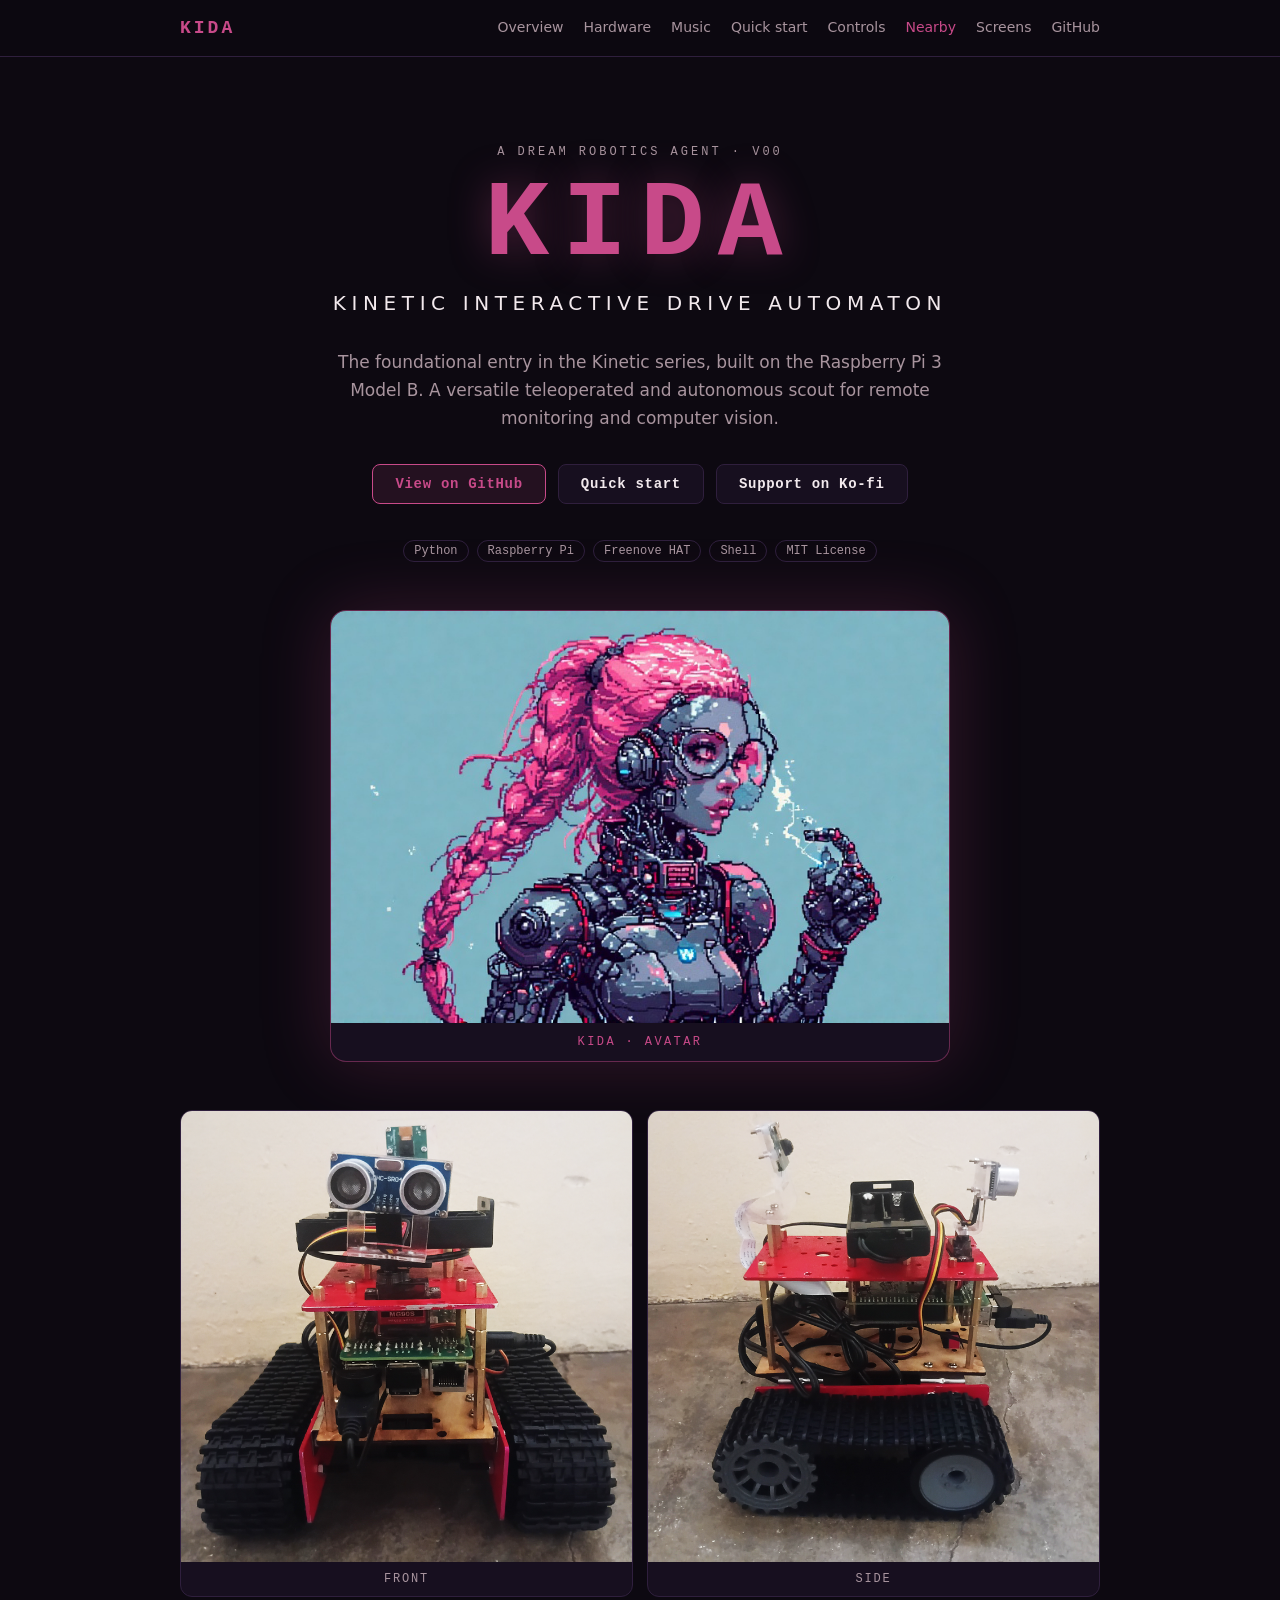
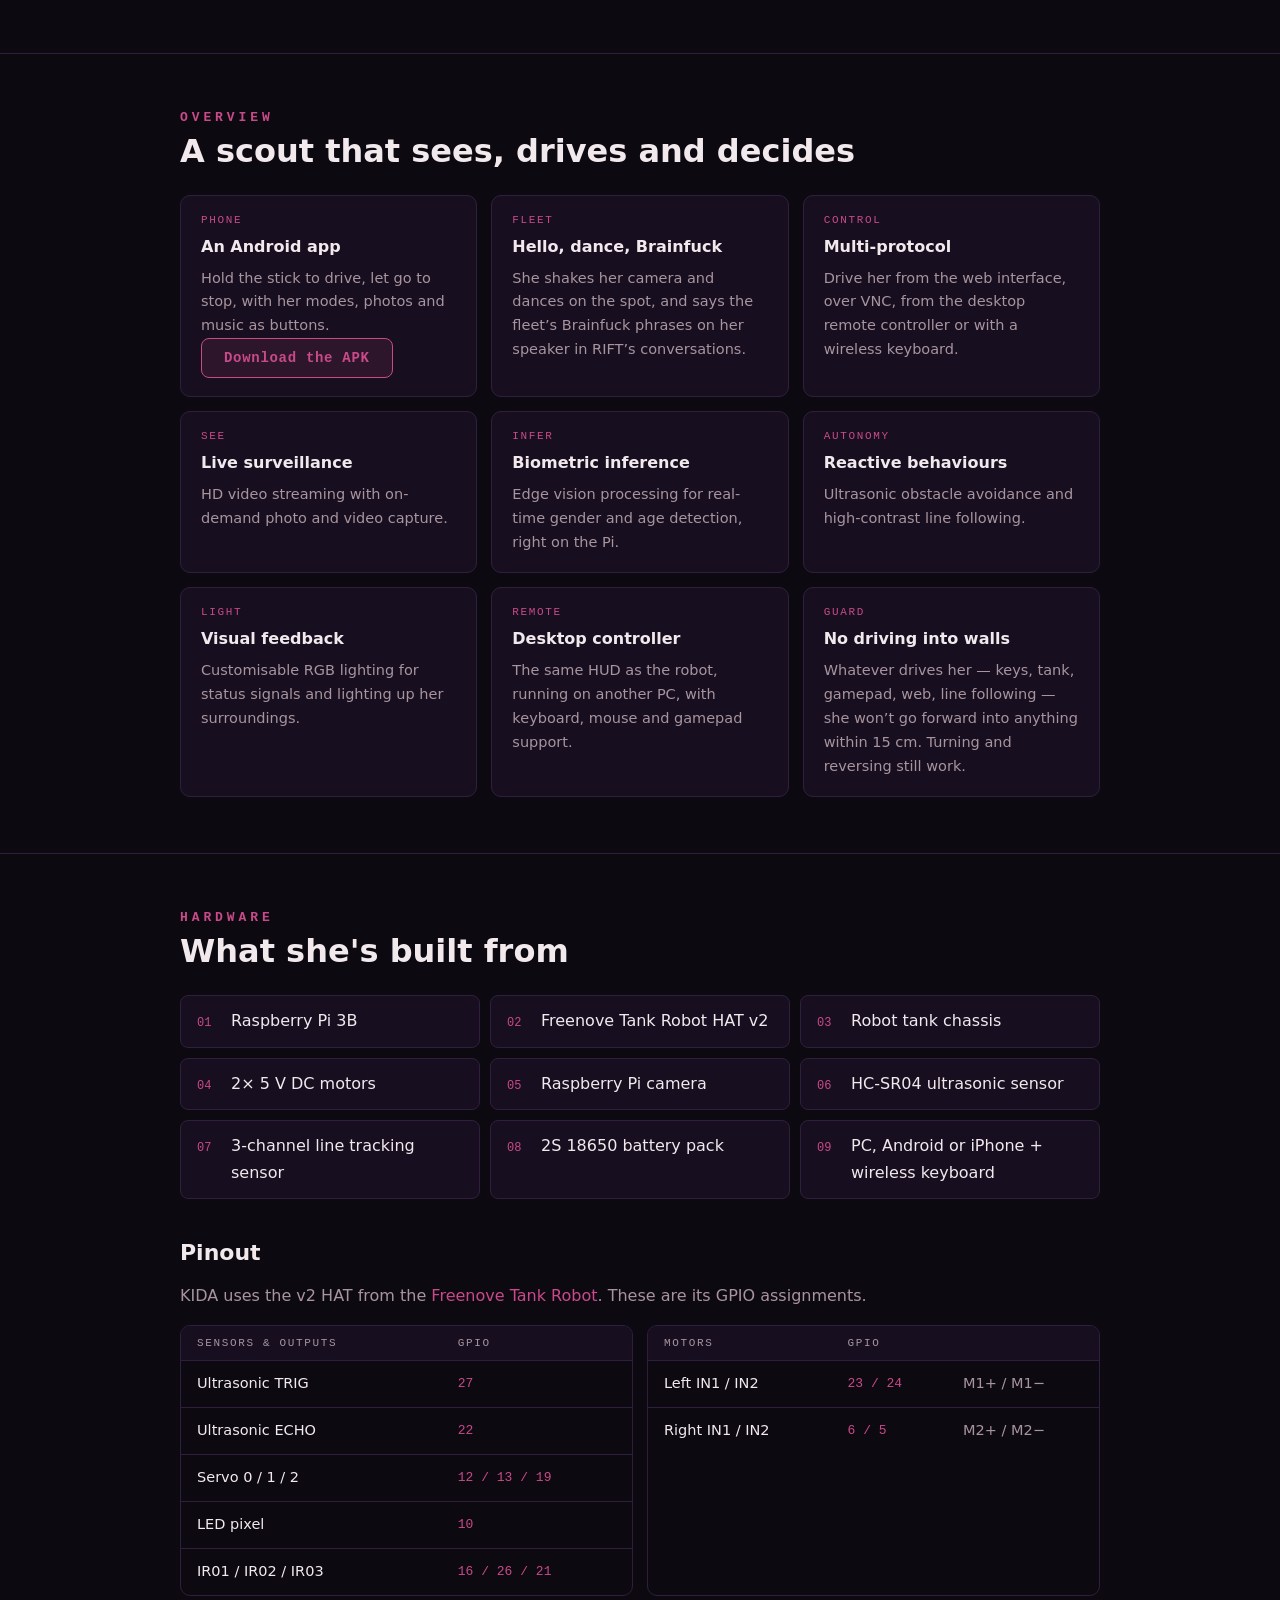
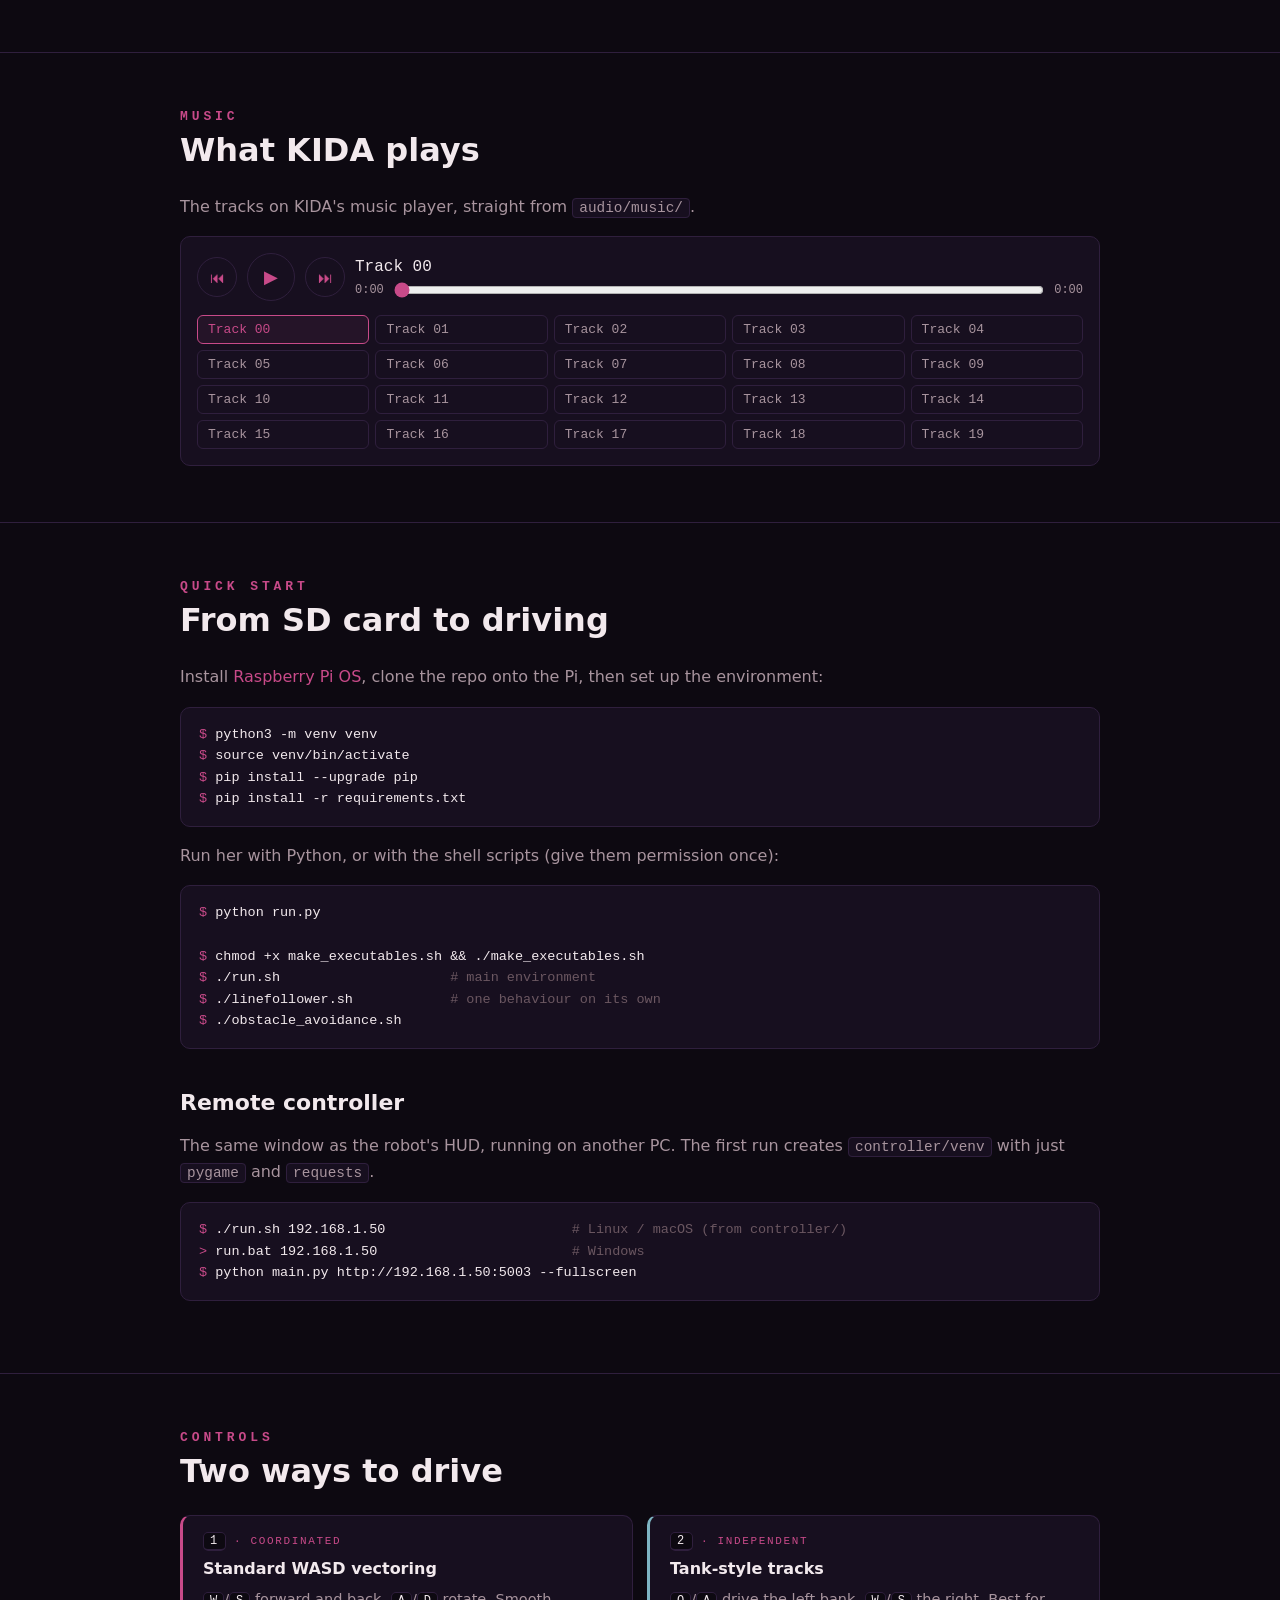
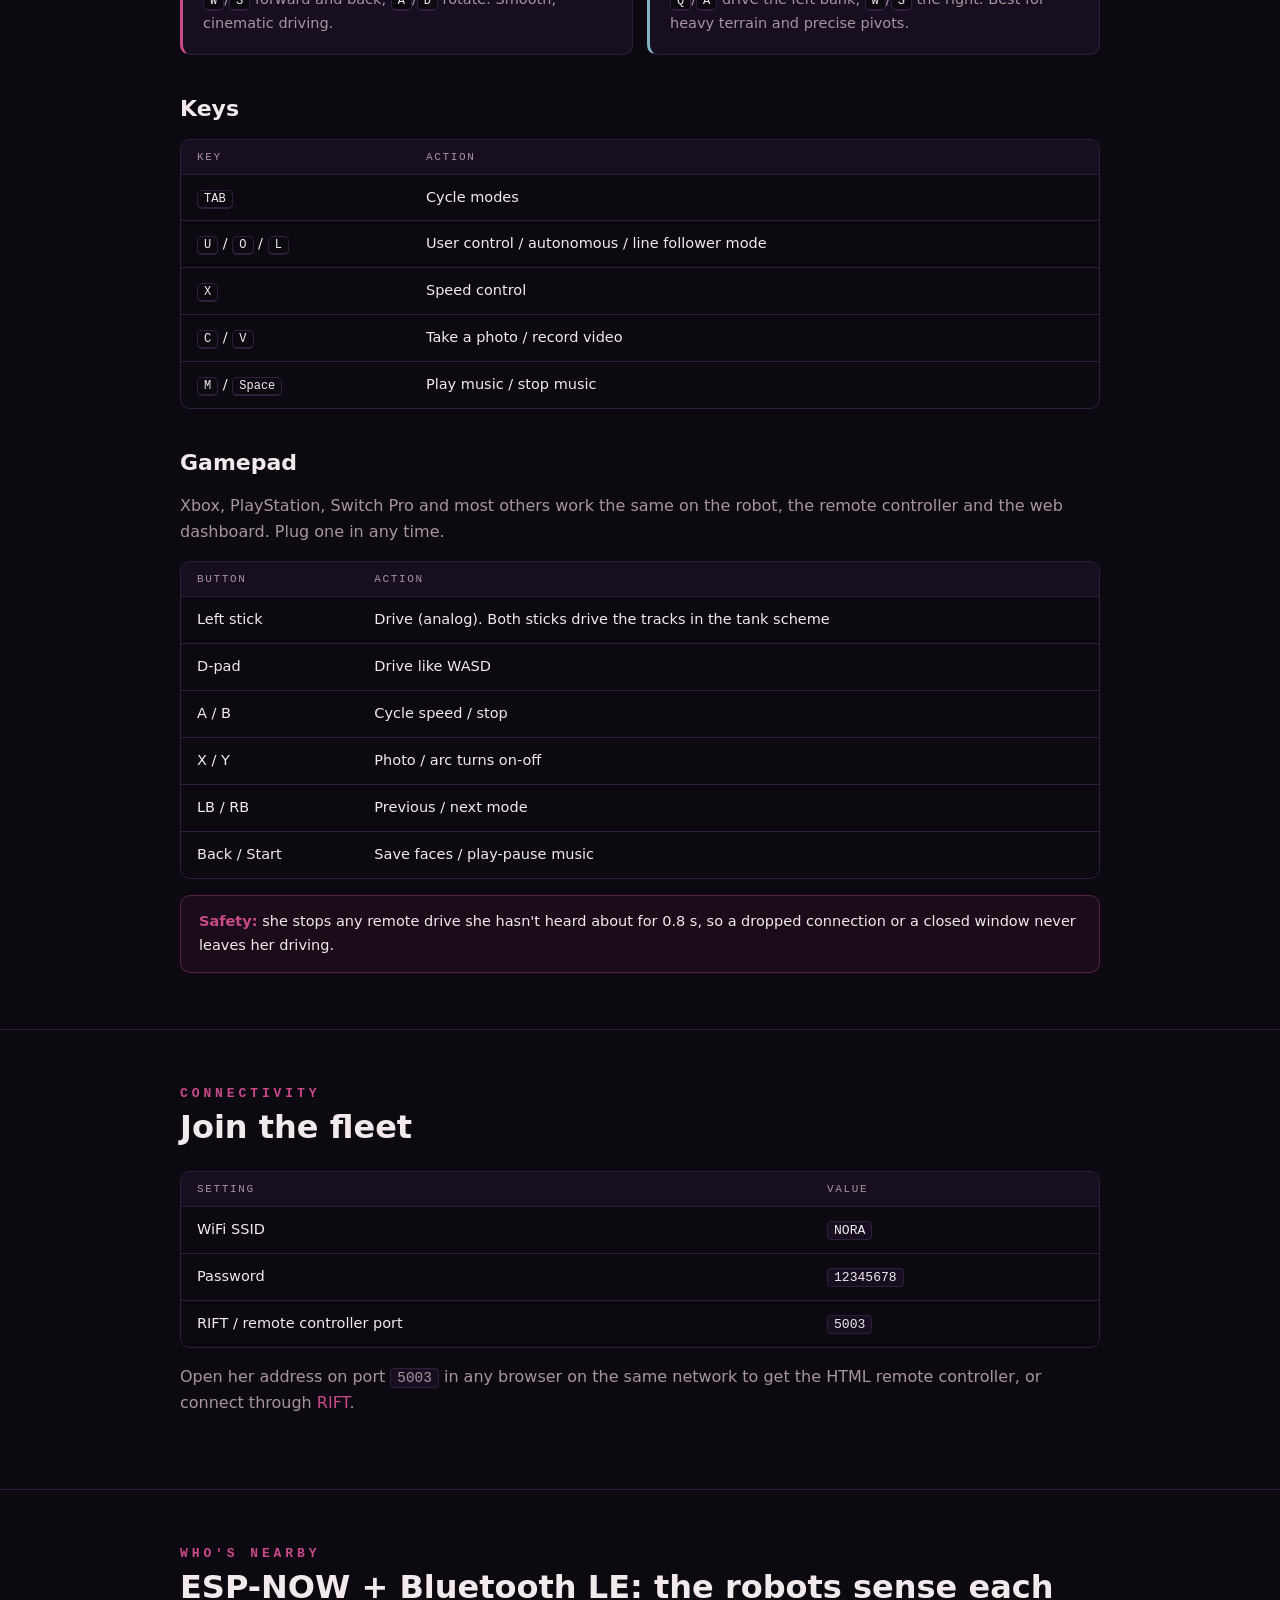
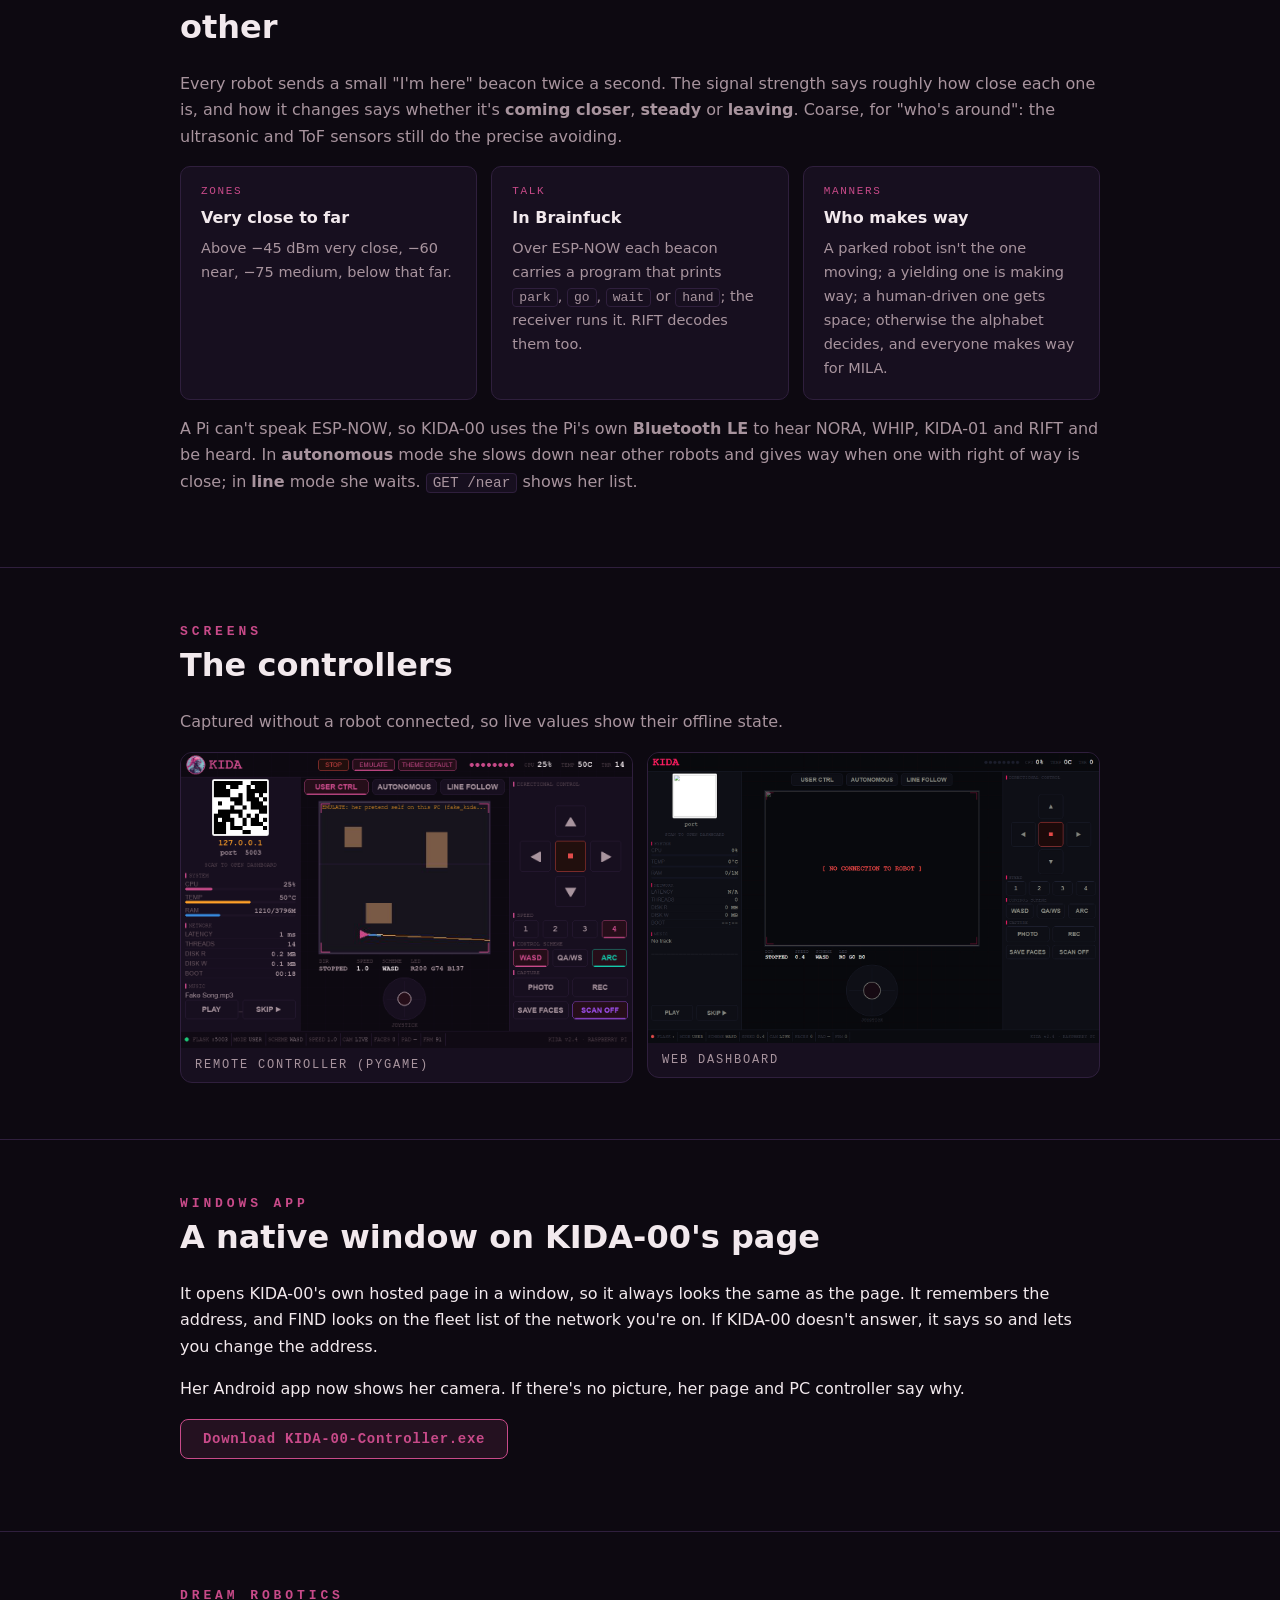
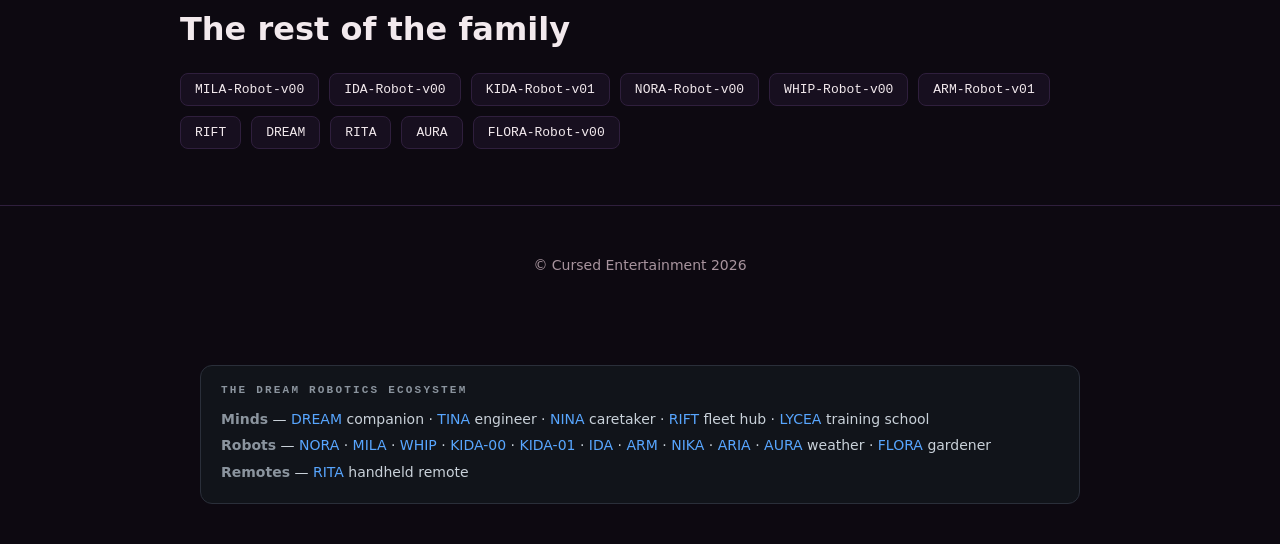
<file: index.html>
<!DOCTYPE html>
<html lang="en">
<head>
<meta charset="utf-8">
<meta name="viewport" content="width=device-width, initial-scale=1">
<title>KIDA — Kinetic Interactive Drive Automaton</title>
<meta name="description" content="KIDA v00 is a Raspberry Pi 3 tank robot from the DREAM Robotics ecosystem: teleoperated and autonomous, with live video, on-device age and gender detection, obstacle avoidance and line following.">
<meta name="color-scheme" content="dark">
<meta property="og:title" content="KIDA — Kinetic Interactive Drive Automaton">
<meta property="og:description" content="A Raspberry Pi tank robot for remote monitoring and computer vision.">
<meta property="og:type" content="website">
<meta property="og:image" content="images/kida_avatar.jpg">
<link rel="icon" href="site/favicon.ico" sizes="any">
<link rel="apple-touch-icon" href="site/apple-touch-icon.png">
<link rel="stylesheet" href="site/style.css">
<script src="site/site.js" defer></script>
<script src="site/player.js" defer></script>
</head>
<body>

<nav aria-label="Primary">
  <div class="wrap">
    <a class="brand" href="#top">KIDA</a>
    <ul>
      <li><a href="#overview">Overview</a></li>
      <li><a href="#hardware">Hardware</a></li>
      <li><a href="#music">Music</a></li>
      <li><a href="#quickstart">Quick start</a></li>
      <li><a href="#controls">Controls</a></li>
      <li><a href="#near">Nearby</a></li>
      <li><a href="#screens">Screens</a></li>
      <li><a href="https://github.com/CursedPrograms/KIDA-Robot-v00">GitHub</a></li>
    </ul>
  </div>
</nav>

<header class="hero" id="top">
  <div class="wrap">
    <div class="eyebrow">A DREAM Robotics Agent &middot; v00</div>
    <h1>KIDA</h1>
    <p class="tagline">Kinetic Interactive Drive Automaton</p>
    <p class="lede">The foundational entry in the Kinetic series, built on the Raspberry Pi 3 Model B. A versatile teleoperated and autonomous scout for remote monitoring and computer vision.</p>
    <div class="cta">
      <a class="btn primary" href="https://github.com/CursedPrograms/KIDA-Robot-v00">View on GitHub</a>
      <a class="btn" href="#quickstart">Quick start</a>
      <a class="btn" href="https://ko-fi.com/cursedentertainment">Support on Ko-fi</a>
    </div>
    <div class="tags" aria-label="Technologies">
      <span class="tag">Python</span>
      <span class="tag">Raspberry Pi</span>
      <span class="tag">Freenove HAT</span>
      <span class="tag">Shell</span>
      <span class="tag">MIT License</span>
    </div>
    <figure class="avatar wide">
      <img src="images/kida_avatar.jpg" alt="KIDA's avatar: a human representation of the robot" width="768" height="512">
      <figcaption>KIDA &middot; avatar</figcaption>
    </figure>
    <div class="photos">
      <figure>
        <img src="images/kida-robot-front.png" alt="KIDA from the front: red tank chassis, Raspberry Pi, HC-SR04 sensor and camera on a servo" width="800" height="800" loading="lazy">
        <figcaption>Front</figcaption>
      </figure>
      <figure>
        <img src="images/kida-robot-side.png" alt="KIDA from the side: tracks, Raspberry Pi stack and camera mast" width="800" height="800" loading="lazy">
        <figcaption>Side</figcaption>
      </figure>
    </div>
  </div>
</header>

<main>
<section id="overview">
  <div class="wrap">
    <h2>Overview</h2>
    <h3 class="title">A scout that sees, drives and decides</h3>
    <div class="grid cols-3">
      <div class="card">
        <span class="k">Phone</span>
        <h4>An Android app</h4>
        <p>Hold the stick to drive, let go to stop, with her modes, photos and music as buttons.</p>
        <p><a class="btn primary" href="https://github.com/CursedPrograms/KIDA-Robot-v00/raw/main/Android%20App/apk/KIDA-00-debug-2026-10-30.apk">Download the APK</a></p>
      </div>
      <div class="card">
        <span class="k">Fleet</span>
        <h4>Hello, dance, Brainfuck</h4>
        <p>She shakes her camera and dances on the spot, and says the fleet&rsquo;s Brainfuck phrases on her speaker in RIFT&rsquo;s conversations.</p>
      </div>
      <div class="card">
        <span class="k">Control</span>
        <h4>Multi-protocol</h4>
        <p>Drive her from the web interface, over VNC, from the desktop remote controller or with a wireless keyboard.</p>
      </div>
      <div class="card">
        <span class="k">See</span>
        <h4>Live surveillance</h4>
        <p>HD video streaming with on-demand photo and video capture.</p>
      </div>
      <div class="card">
        <span class="k">Infer</span>
        <h4>Biometric inference</h4>
        <p>Edge vision processing for real-time gender and age detection, right on the Pi.</p>
      </div>
      <div class="card">
        <span class="k">Autonomy</span>
        <h4>Reactive behaviours</h4>
        <p>Ultrasonic obstacle avoidance and high-contrast line following.</p>
      </div>
      <div class="card">
        <span class="k">Light</span>
        <h4>Visual feedback</h4>
        <p>Customisable RGB lighting for status signals and lighting up her surroundings.</p>
      </div>
      <div class="card">
        <span class="k">Remote</span>
        <h4>Desktop controller</h4>
        <p>The same HUD as the robot, running on another PC, with keyboard, mouse and gamepad support.</p>
      </div>
      <div class="card">
        <span class="k">Guard</span>
        <h4>No driving into walls</h4>
        <p>Whatever drives her &mdash; keys, tank, gamepad, web, line following &mdash; she won&rsquo;t go forward into anything within 15&nbsp;cm. Turning and reversing still work.</p>
      </div>
    </div>
  </div>
</section>

<section id="hardware">
  <div class="wrap">
    <h2>Hardware</h2>
    <h3 class="title">What she's built from</h3>
    <ol class="parts">
      <li><span class="n">01</span> Raspberry Pi 3B</li>
      <li><span class="n">02</span> Freenove Tank Robot HAT v2</li>
      <li><span class="n">03</span> Robot tank chassis</li>
      <li><span class="n">04</span> 2&times; 5&nbsp;V DC motors</li>
      <li><span class="n">05</span> Raspberry Pi camera</li>
      <li><span class="n">06</span> HC-SR04 ultrasonic sensor</li>
      <li><span class="n">07</span> 3-channel line tracking sensor</li>
      <li><span class="n">08</span> 2S 18650 battery pack</li>
      <li><span class="n">09</span> PC, Android or iPhone + wireless keyboard</li>
    </ol>
    <h3 class="sub">Pinout</h3>
    <p class="muted">KIDA uses the v2 HAT from the <a href="https://github.com/Freenove/Freenove_Tank_Robot_Kit_for_Raspberry_Pi">Freenove Tank Robot</a>. These are its GPIO assignments.</p>
    <div class="grid cols-2">
    <div class="table-wrap">
      <table>
        <thead><tr><th>Sensors &amp; outputs</th><th>GPIO</th></tr></thead>
        <tbody>
          <tr><td>Ultrasonic TRIG</td><td class="mono">27</td></tr>
          <tr><td>Ultrasonic ECHO</td><td class="mono">22</td></tr>
          <tr><td>Servo 0 / 1 / 2</td><td class="mono">12 / 13 / 19</td></tr>
          <tr><td>LED pixel</td><td class="mono">10</td></tr>
          <tr><td>IR01 / IR02 / IR03</td><td class="mono">16 / 26 / 21</td></tr>
        </tbody>
      </table>
    </div>
    <div class="table-wrap">
      <table>
        <thead><tr><th>Motors</th><th>GPIO</th><th></th></tr></thead>
        <tbody>
          <tr><td>Left IN1 / IN2</td><td class="mono">23 / 24</td><td><span class="muted">M1+ / M1&minus;</span></td></tr>
          <tr><td>Right IN1 / IN2</td><td class="mono">6 / 5</td><td><span class="muted">M2+ / M2&minus;</span></td></tr>
        </tbody>
      </table>
    </div>
    </div>
  </div>
</section>

<section id="music">
  <div class="wrap">
    <h2>Music</h2>
    <h3 class="title">What KIDA plays</h3>
    <p class="muted">The tracks on KIDA's music player, straight from <code>audio/music/</code>.</p>
    <div class="player" data-tracks='[{"title": "Track 00", "src": "audio/music/track00.mp3"}, {"title": "Track 01", "src": "audio/music/track01.mp3"}, {"title": "Track 02", "src": "audio/music/track02.mp3"}, {"title": "Track 03", "src": "audio/music/track03.mp3"}, {"title": "Track 04", "src": "audio/music/track04.mp3"}, {"title": "Track 05", "src": "audio/music/track05.mp3"}, {"title": "Track 06", "src": "audio/music/track06.mp3"}, {"title": "Track 07", "src": "audio/music/track07.mp3"}, {"title": "Track 08", "src": "audio/music/track08.mp3"}, {"title": "Track 09", "src": "audio/music/track09.mp3"}, {"title": "Track 10", "src": "audio/music/track10.mp3"}, {"title": "Track 11", "src": "audio/music/track11.mp3"}, {"title": "Track 12", "src": "audio/music/track12.mp3"}, {"title": "Track 13", "src": "audio/music/track13.mp3"}, {"title": "Track 14", "src": "audio/music/track14.mp3"}, {"title": "Track 15", "src": "audio/music/track15.mp3"}, {"title": "Track 16", "src": "audio/music/track16.mp3"}, {"title": "Track 17", "src": "audio/music/track17.mp3"}, {"title": "Track 18", "src": "audio/music/track18.mp3"}, {"title": "Track 19", "src": "audio/music/track19.mp3"}]'></div>
  </div>
</section>

<section id="quickstart">
  <div class="wrap">
    <h2>Quick start</h2>
    <h3 class="title">From SD card to driving</h3>
    <p class="muted">Install <a href="https://www.raspberrypi.com/software/operating-systems/">Raspberry Pi OS</a>, clone the repo onto the Pi, then set up the environment:</p>
<pre><span class="p">$</span> python3 -m venv venv
<span class="p">$</span> source venv/bin/activate
<span class="p">$</span> pip install --upgrade pip
<span class="p">$</span> pip install -r requirements.txt</pre>
    <p class="muted">Run her with Python, or with the shell scripts (give them permission once):</p>
<pre><span class="p">$</span> python run.py

<span class="p">$</span> chmod +x make_executables.sh &amp;&amp; ./make_executables.sh
<span class="p">$</span> ./run.sh                     <span class="c"># main environment</span>
<span class="p">$</span> ./linefollower.sh            <span class="c"># one behaviour on its own</span>
<span class="p">$</span> ./obstacle_avoidance.sh</pre>
    <h3 class="sub">Remote controller</h3>
    <p class="muted">The same window as the robot's HUD, running on another PC. The first run creates <code>controller/venv</code> with just <code>pygame</code> and <code>requests</code>.</p>
<pre><span class="p">$</span> ./run.sh 192.168.1.50                       <span class="c"># Linux / macOS (from controller/)</span>
<span class="p">&gt;</span> run.bat 192.168.1.50                        <span class="c"># Windows</span>
<span class="p">$</span> python main.py http://192.168.1.50:5003 --fullscreen</pre>
  </div>
</section>

<section id="controls">
  <div class="wrap">
    <h2>Controls</h2>
    <h3 class="title">Two ways to drive</h3>
    <div class="grid cols-2">
      <div class="card mode">
        <span class="k"><kbd>1</kbd> &middot; Coordinated</span>
        <h4>Standard WASD vectoring</h4>
        <p><kbd>W</kbd>/<kbd>S</kbd> forward and back, <kbd>A</kbd>/<kbd>D</kbd> rotate. Smooth, cinematic driving.</p>
      </div>
      <div class="card mode">
        <span class="k"><kbd>2</kbd> &middot; Independent</span>
        <h4>Tank-style tracks</h4>
        <p><kbd>Q</kbd>/<kbd>A</kbd> drive the left bank, <kbd>W</kbd>/<kbd>S</kbd> the right. Best for heavy terrain and precise pivots.</p>
      </div>
    </div>
    <h3 class="sub">Keys</h3>
    <div class="table-wrap">
      <table>
        <thead><tr><th>Key</th><th>Action</th></tr></thead>
        <tbody>
          <tr><td><kbd>TAB</kbd></td><td>Cycle modes</td></tr>
          <tr><td><kbd>U</kbd> / <kbd>O</kbd> / <kbd>L</kbd></td><td>User control / autonomous / line follower mode</td></tr>
          <tr><td><kbd>X</kbd></td><td>Speed control</td></tr>
          <tr><td><kbd>C</kbd> / <kbd>V</kbd></td><td>Take a photo / record video</td></tr>
          <tr><td><kbd>M</kbd> / <kbd>Space</kbd></td><td>Play music / stop music</td></tr>
        </tbody>
      </table>
    </div>
    <h3 class="sub">Gamepad</h3>
    <p class="muted">Xbox, PlayStation, Switch Pro and most others work the same on the robot, the remote controller and the web dashboard. Plug one in any time.</p>
    <div class="table-wrap">
      <table>
        <thead><tr><th>Button</th><th>Action</th></tr></thead>
        <tbody>
          <tr><td>Left stick</td><td>Drive (analog). Both sticks drive the tracks in the tank scheme</td></tr>
          <tr><td>D-pad</td><td>Drive like WASD</td></tr>
          <tr><td>A / B</td><td>Cycle speed / stop</td></tr>
          <tr><td>X / Y</td><td>Photo / arc turns on-off</td></tr>
          <tr><td>LB / RB</td><td>Previous / next mode</td></tr>
          <tr><td>Back / Start</td><td>Save faces / play-pause music</td></tr>
        </tbody>
      </table>
    </div>
    <p class="note"><strong>Safety:</strong> she stops any remote drive she hasn't heard about for 0.8&nbsp;s, so a dropped connection or a closed window never leaves her driving.</p>
  </div>
</section>

<section id="connectivity">
  <div class="wrap">
    <h2>Connectivity</h2>
    <h3 class="title">Join the fleet</h3>
    <div class="table-wrap">
      <table>
        <thead><tr><th>Setting</th><th>Value</th></tr></thead>
        <tbody>
          <tr><td>WiFi SSID</td><td><code>NORA</code></td></tr>
          <tr><td>Password</td><td><code>12345678</code></td></tr>
          <tr><td>RIFT / remote controller port</td><td><code>5003</code></td></tr>
        </tbody>
      </table>
    </div>
    <p class="muted spaced">Open her address on port <code>5003</code> in any browser on the same network to get the HTML remote controller, or connect through <a href="https://github.com/CursedPrograms/RIFT">RIFT</a>.</p>
  </div>
</section>

<section id="near">
  <div class="wrap">
    <h2>Who's nearby</h2>
    <h3 class="title">ESP-NOW + Bluetooth LE: the robots sense each other</h3>
    <p class="muted">Every robot sends a small "I'm here" beacon twice a second. The signal strength says roughly how close each one is, and how it changes says whether it's <b>coming closer</b>, <b>steady</b> or <b>leaving</b>. Coarse, for "who's around": the ultrasonic and ToF sensors still do the precise avoiding.</p>
    <div class="grid cols-3">
      <div class="card"><span class="k">Zones</span><h4>Very close to far</h4><p>Above &minus;45 dBm very close, &minus;60 near, &minus;75 medium, below that far.</p></div>
      <div class="card"><span class="k">Talk</span><h4>In Brainfuck</h4><p>Over ESP-NOW each beacon carries a program that prints <code>park</code>, <code>go</code>, <code>wait</code> or <code>hand</code>; the receiver runs it. RIFT decodes them too.</p></div>
      <div class="card"><span class="k">Manners</span><h4>Who makes way</h4><p>A parked robot isn't the one moving; a yielding one is making way; a human-driven one gets space; otherwise the alphabet decides, and everyone makes way for MILA.</p></div>
    </div>
    <p class="muted spaced">A Pi can't speak ESP-NOW, so KIDA-00 uses the Pi's own <b>Bluetooth LE</b> to hear NORA, WHIP, KIDA-01 and RIFT and be heard. In <b>autonomous</b> mode she slows down near other robots and gives way when one with right of way is close; in <b>line</b> mode she waits. <code>GET /near</code> shows her list.</p>
  </div>
</section>

<section id="screens">
  <div class="wrap">
    <h2>Screens</h2>
    <h3 class="title">The controllers</h3>
    <p class="muted">Captured without a robot connected, so live values show their offline state.</p>
    <div class="screens">
      <figure class="shot">
        <img src="images/screenshots/remote-controller.png" alt="KIDA's remote controller HUD with camera box, stats and drive pad" width="1280" height="743" loading="lazy">
        <figcaption>Remote controller (pygame)</figcaption>
      </figure>
      <figure class="shot">
        <img src="images/screenshots/web-dashboard.png" alt="KIDA's web dashboard" width="1280" height="823" loading="lazy">
        <figcaption>Web dashboard</figcaption>
      </figure>
    </div>
  </div>
</section>

<section id="windows">
  <div class="wrap">
    <h2>Windows app</h2>
    <h3 class="title">A native window on KIDA-00's page</h3>
    <p>It opens KIDA-00's own hosted page in a window, so it always looks the same as the page. It remembers the address, and FIND looks on the fleet list of the network you're on. If KIDA-00 doesn't answer, it says so and lets you change the address.</p>
    <p>Her Android app now shows her camera. If there's no picture, her page and PC controller say why.</p>
    <p><a class="btn primary" href="https://github.com/CursedPrograms/KIDA-Robot-v00/raw/main/builds/KIDA-00-Controller.exe">Download KIDA-00-Controller.exe</a></p>
  </div>
</section>

<section id="related">
  <div class="wrap">
    <h2>DREAM Robotics</h2>
    <h3 class="title">The rest of the family</h3>
    <div class="related">
      <a href="https://github.com/CursedPrograms/MILA-Robot-v00">MILA-Robot-v00</a>
      <a href="https://github.com/CursedPrograms/IDA-Robot-v00">IDA-Robot-v00</a>
      <a href="https://github.com/CursedPrograms/KIDA-Robot-v01">KIDA-Robot-v01</a>
      <a href="https://github.com/CursedPrograms/NORA-Robot-v00">NORA-Robot-v00</a>
      <a href="https://github.com/CursedPrograms/WHIP-Robot-v00">WHIP-Robot-v00</a>
      <a href="https://github.com/CursedPrograms/ARM-Robot-v01">ARM-Robot-v01</a>
      <a href="https://github.com/CursedPrograms/RIFT">RIFT</a>
      <a href="https://github.com/CursedPrograms/DREAM">DREAM</a>
      <a href="https://github.com/CursedPrograms/RITA">RITA</a>
      <a href="https://github.com/CursedPrograms/AURA">AURA</a>
      <a href="https://github.com/CursedPrograms/FLORA-Robot-v00">FLORA-Robot-v00</a>
    </div>
  </div>
</section>

</main>

<footer id="site-footer">&copy; Cursed Entertainment 2026</footer>
<script src="https://cursedprograms.github.io/RIFT/site/footer.js"></script>

<!-- DREAM-ECOSYSTEM:START -->
<section class="eco">
  <div class="eco-title">The DREAM Robotics ecosystem</div>
  <div><strong>Minds</strong> — <a href="https://cursedprograms.github.io/DREAM/">DREAM</a> companion · <a href="https://cursedprograms.github.io/TINA/">TINA</a> engineer · <a href="https://cursedprograms.github.io/NINA/">NINA</a> caretaker · <a href="https://cursedprograms.github.io/RIFT/">RIFT</a> fleet hub · <a href="https://github.com/CursedPrograms/LYCEA">LYCEA</a> training school</div>
  <div><strong>Robots</strong> — <a href="https://cursedprograms.github.io/NORA-Robot-v00/">NORA</a> · <a href="https://cursedprograms.github.io/MILA-Robot-v00/">MILA</a> · <a href="https://cursedprograms.github.io/WHIP-Robot-v00/">WHIP</a> · <a href="https://cursedprograms.github.io/KIDA-Robot-v00/">KIDA-00</a> · <a href="https://cursedprograms.github.io/KIDA-Robot-v01/">KIDA-01</a> · <a href="https://cursedprograms.github.io/IDA-Robot-v00/">IDA</a> · <a href="https://cursedprograms.github.io/ARM-Robot-v01/">ARM</a> · <a href="https://cursedprograms.github.io/NIKA-Robot-v00/">NIKA</a> · <a href="https://cursedprograms.github.io/ARIA-Robot-v00/">ARIA</a> · <a href="https://cursedprograms.github.io/AURA/">AURA</a> weather · <a href="https://cursedprograms.github.io/FLORA-Robot-v00/">FLORA</a> gardener</div>
  <div><strong>Remotes</strong> — <a href="https://cursedprograms.github.io/RITA/">RITA</a> handheld remote</div>
</section>
<!-- DREAM-ECOSYSTEM:END -->
</body>
</html>
</file>
<file: site/style.css>
/* DREAM Robotics site stylesheet. Colours come from colour_scheme.xml
   (regenerate the site after editing it); layout is shared by every robot. */
:root {
  --bg: #0D0911;
  --panel: #170F1F;
  --border: #2F1F3D;
  --accent: #C84A89;
  --accent2: #7EB5C3;
  --green: #00ff88;
  --text: #F2E9ED;
  --sub: #A8949E;
  --glow: 200, 74, 137;
  --glow2: 126, 181, 195;
  --mono: ui-monospace, "Cascadia Code", Consolas, "SF Mono", Menlo, monospace;
  --sans: system-ui, -apple-system, "Segoe UI", Roboto, sans-serif;
}
* { box-sizing: border-box; }
html { scroll-behavior: smooth; }
body {
  margin: 0;
  background: var(--bg);
  color: var(--text);
  font: 16px/1.65 var(--sans);
  -webkit-font-smoothing: antialiased;
}
a { color: var(--accent); text-decoration: none; }
a:hover { text-decoration: underline; }
a:focus-visible, .btn:focus-visible { outline: 2px solid var(--accent); outline-offset: 3px; border-radius: 4px; }
code, pre, .mono { font-family: var(--mono); }
.wrap { max-width: 960px; margin: 0 auto; padding: 0 20px; }

/* nav */
nav {
  position: sticky; top: 0; z-index: 10;
  background: rgba(13, 9, 17, .85);
  backdrop-filter: blur(8px);
  border-bottom: 1px solid var(--border);
}
nav .wrap { display: flex; align-items: center; justify-content: space-between; height: 56px; gap: 16px; }
nav .brand { font: 700 18px var(--mono); letter-spacing: 3px; color: var(--accent); }
nav ul { display: flex; gap: 20px; list-style: none; margin: 0; padding: 0; font-size: 14px; }
nav ul a { color: var(--sub); }
nav ul a:hover { color: var(--text); text-decoration: none; }
@media (max-width: 640px) { nav ul li:not(:last-child) { display: none; } }

/* hero */
header.hero { padding: 88px 0 56px; text-align: center; position: relative; overflow: hidden; }
header.hero::before {
  content: ""; position: absolute; inset: -40% 0 auto 0; height: 520px; z-index: -1;
  background: radial-gradient(ellipse at 50% 30%, rgba(var(--glow), .16), transparent 60%),
              radial-gradient(ellipse at 75% 20%, rgba(var(--glow2), .13), transparent 55%);
}
.eyebrow { font: 12px var(--mono); letter-spacing: 3px; color: var(--sub); text-transform: uppercase; }
h1 {
  margin: 12px 0 8px;
  font: 800 clamp(56px, 12vw, 108px)/1 var(--mono);
  letter-spacing: .12em;
  color: var(--accent);
  text-shadow: 0 0 40px rgba(var(--glow), .35);
}
.tagline { font-size: clamp(15px, 2.6vw, 20px); color: var(--text); letter-spacing: .28em; text-transform: uppercase; margin: 0 0 28px; }
.lede { max-width: 660px; margin: 0 auto 32px; color: var(--sub); font-size: 17px; }
.cta { display: flex; flex-wrap: wrap; gap: 12px; justify-content: center; }
.btn {
  display: inline-block; padding: 11px 22px; border-radius: 8px;
  border: 1px solid var(--border); background: var(--panel); color: var(--text);
  font: 600 14px var(--mono); letter-spacing: .05em; transition: border-color .15s, background .15s;
}
.btn:hover { border-color: var(--accent); text-decoration: none; }
.btn.primary { background: rgba(var(--glow), .12); border-color: var(--accent); color: var(--accent); }
.tags { display: flex; flex-wrap: wrap; gap: 8px; justify-content: center; margin-top: 36px; }
.tag { font: 12px var(--mono); color: var(--sub); border: 1px solid var(--border); padding: 3px 10px; border-radius: 999px; }

/* photos */
.photos { display: grid; grid-template-columns: repeat(auto-fit, minmax(200px, 1fr)); gap: 14px; margin-top: 48px; }
.avatar { margin: 48px auto 0; max-width: 440px; background: var(--panel); border: 1px solid rgba(var(--glow), .45); border-radius: 16px; overflow: hidden; box-shadow: 0 0 70px rgba(var(--glow), .22); }
.avatar.wide { max-width: 620px; }
.avatar img { display: block; width: 100%; height: auto; }
.avatar figcaption { font: 12px var(--mono); letter-spacing: .2em; text-transform: uppercase; color: var(--accent); padding: 12px 16px; }
.photos.single { grid-template-columns: minmax(0, 380px); justify-content: center; }
.screens { display: grid; gap: 14px; grid-template-columns: repeat(auto-fill, minmax(300px, 1fr)); align-items: start; }
.screens .shot { margin: 0; }
.dot { display: inline-block; width: 10px; height: 10px; border-radius: 50%; margin-right: 8px; vertical-align: middle; }
.yes { color: var(--green); }
.no { color: #6B5761; }
nav ul a.active { color: var(--accent); }
.spaced { margin-top: 16px; }
.shot.narrow { max-width: 320px; }
.dot.red { background: #e5484d; }
.dot.green { background: #46a758; }
.dot.yellow { background: #f5d90a; }
.dot.blue { background: #3e63dd; }

/* error pages (404 / 500) */
.error { padding: 88px 0 72px; text-align: center; position: relative; overflow: hidden; }
.error::before {
  content: ""; position: absolute; inset: -30% 0 auto 0; height: 520px; z-index: -1;
  background: radial-gradient(ellipse at 50% 30%, rgba(var(--glow), .16), transparent 60%);
}
.error .face { display: block; width: 168px; height: 168px; margin: 0 auto 28px; border-radius: 50%; object-fit: cover;
  border: 2px solid rgba(var(--glow), .55); box-shadow: 0 0 60px rgba(var(--glow), .25); }
.error .code { font: 800 clamp(88px, 20vw, 168px)/1 var(--mono); letter-spacing: .08em; color: var(--accent);
  text-shadow: 0 0 40px rgba(var(--glow), .35); margin: 0 auto 12px; max-width: none; text-align: center; text-indent: .08em; }
.error h1 { font-size: clamp(22px, 4vw, 30px); letter-spacing: normal; text-shadow: none; color: var(--text); margin: 0 0 12px; font-family: var(--sans); font-weight: 700; }
.error p { color: var(--sub); max-width: 520px; margin: 0 auto 28px; }
.error code { word-break: break-all; }
.photos figure { margin: 0; background: var(--panel); border: 1px solid var(--border); border-radius: 12px; overflow: hidden; }
.photos img { display: block; width: 100%; height: auto; aspect-ratio: 1; object-fit: cover; }
.photos figcaption { font: 12px var(--mono); letter-spacing: .15em; text-transform: uppercase; color: var(--sub); padding: 10px 14px; }
.shot { margin: 24px 0 0; background: var(--panel); border: 1px solid var(--border); border-radius: 12px; overflow: hidden; }
.shot img { display: block; width: 100%; height: auto; }
.shot figcaption { font: 12px var(--mono); letter-spacing: .15em; text-transform: uppercase; color: var(--sub); padding: 10px 14px; }

/* sections */
section { padding: 56px 0; border-top: 1px solid var(--border); }
h2 { margin: 0 0 6px; font: 700 13px var(--mono); letter-spacing: .3em; text-transform: uppercase; color: var(--accent); }
h3.title { margin: 0 0 24px; font-size: clamp(24px, 4vw, 32px); line-height: 1.25; }
h3.sub { margin: 40px 0 16px; font-size: 22px; line-height: 1.25; }
p { margin: 0 0 16px; }
.muted { color: var(--sub); }

.grid { display: grid; gap: 14px; }
.grid.cols-3 { grid-template-columns: repeat(auto-fill, minmax(260px, 1fr)); }
.grid.cols-2 { grid-template-columns: repeat(auto-fill, minmax(300px, 1fr)); }
.card { background: var(--panel); border: 1px solid var(--border); border-radius: 10px; padding: 18px 20px; }
.card h4 { margin: 0 0 6px; font-size: 16px; }
.card p { margin: 0; color: var(--sub); font-size: 14.5px; }
.card .k { font: 11px var(--mono); letter-spacing: .15em; color: var(--accent); text-transform: uppercase; margin-bottom: 8px; display: block; }

/* hardware list */
.parts { list-style: none; margin: 0; padding: 0; display: grid; gap: 10px; grid-template-columns: repeat(auto-fill, minmax(260px, 1fr)); }
.parts li {
  background: var(--panel); border: 1px solid var(--border); border-radius: 8px;
  padding: 12px 16px; display: flex; align-items: baseline; gap: 12px;
}
.parts .n { font: 12px var(--mono); color: var(--accent); min-width: 22px; }

/* modes */
.mode { border-left: 3px solid var(--accent); }
.mode:nth-child(2) { border-left-color: var(--accent2); }
.mode:nth-child(3) { border-left-color: var(--green); }
.mode:nth-child(4) { border-left-color: var(--sub); }
kbd {
  font: 12px var(--mono); background: var(--bg); border: 1px solid var(--border);
  border-bottom-width: 2px; border-radius: 5px; padding: 1px 6px; color: var(--text);
}

/* code */
pre {
  background: var(--panel); border: 1px solid var(--border); border-radius: 10px;
  padding: 16px 18px; overflow-x: auto; font-size: 13.5px; line-height: 1.6; margin: 0 0 16px;
}
pre .c { color: #6B5761; }
pre .p { color: var(--accent); user-select: none; }
:not(pre) > code { background: var(--panel); border: 1px solid var(--border); border-radius: 4px; padding: 1px 6px; font-size: .9em; }

/* steps */
ol.steps { margin: 0 0 16px; padding-left: 22px; }
ol.steps li { margin-bottom: 10px; }
ol.steps li::marker { color: var(--accent); font-family: var(--mono); }

/* callout */
.note { background: rgba(var(--glow), .07); border: 1px solid rgba(var(--glow), .35); border-radius: 10px; padding: 14px 18px; margin: 16px 0 0; font-size: 14.5px; }
.note strong { color: var(--accent); }

/* table */
.table-wrap { overflow-x: auto; border: 1px solid var(--border); border-radius: 10px; }
table { border-collapse: collapse; width: 100%; font-size: 14.5px; }
th, td { text-align: left; padding: 11px 16px; border-bottom: 1px solid var(--border); }
th { font: 11px var(--mono); letter-spacing: .15em; text-transform: uppercase; color: var(--sub); background: var(--panel); white-space: nowrap; }
tr:last-child td { border-bottom: 0; }
td.mono { color: var(--accent); font-size: 13px; white-space: nowrap; }

/* related */
.related { display: flex; flex-wrap: wrap; gap: 10px; }
.related a { font: 13px var(--mono); border: 1px solid var(--border); background: var(--panel); border-radius: 8px; padding: 8px 14px; color: var(--text); }
.related a:hover { border-color: var(--accent); text-decoration: none; }

/* footer */
footer { border-top: 1px solid var(--border); padding: 48px 0 56px; text-align: center; color: var(--sub); font-size: 14px; }
footer .logos { display: flex; flex-wrap: wrap; align-items: center; justify-content: center; gap: 28px; margin: 24px 0; }
footer .logos img { display: block; height: auto; max-width: 100%; }
footer .links { display: flex; flex-wrap: wrap; gap: 8px 22px; justify-content: center; margin-bottom: 8px; }

@media (prefers-reduced-motion: reduce) { html { scroll-behavior: auto; } .btn { transition: none; } }

/* music player (site/player.js) */
.player { background: var(--panel); border: 1px solid var(--border); border-radius: 10px; padding: 16px; }
.pl-now { display: flex; align-items: center; gap: 10px; }
.pl-btn { background: none; border: 1px solid var(--border); color: var(--accent); border-radius: 50%; width: 40px; height: 40px;
  font-size: 15px; cursor: pointer; flex: none; }
.pl-btn:hover { border-color: var(--accent); background: rgba(var(--glow), .12); }
.pl-play { width: 48px; height: 48px; font-size: 18px; }
.pl-info { flex: 1; min-width: 0; }
.pl-title { font-family: var(--mono); color: var(--text); white-space: nowrap; overflow: hidden; text-overflow: ellipsis; }
.pl-bar { display: flex; align-items: center; gap: 8px; font: 12px var(--mono); color: var(--sub); }
.pl-seek { flex: 1; accent-color: var(--accent); min-width: 0; }
.pl-list { list-style: none; margin: 14px 0 0; padding: 0; display: grid; grid-template-columns: repeat(auto-fill, minmax(160px, 1fr)); gap: 6px; }
.pl-list button { width: 100%; text-align: left; background: none; border: 1px solid var(--border); border-radius: 6px; color: var(--sub);
  font: 13px var(--mono); padding: 6px 10px; cursor: pointer; }
.pl-list button:hover { color: var(--text); border-color: var(--accent); }
.pl-list li.on button { color: var(--accent); border-color: var(--accent); background: rgba(var(--glow), .08); }

/* The DREAM Robotics ecosystem block, the same on every site */
section.eco { max-width: 880px; margin: 32px auto; padding: 18px 20px; border: 1px solid #2a2f3a; border-radius: 12px;
  background: #11141a; color: #c9d1d9; font-family: system-ui, Segoe UI, sans-serif; font-size: 14px; line-height: 1.9; }
section.eco .eco-title { font: 600 11px ui-monospace, Consolas, monospace; letter-spacing: .2em; text-transform: uppercase;
  color: #8b949e; margin-bottom: 10px; }
section.eco strong { color: #8b949e; }
section.eco a { color: #58a6ff; text-decoration: none; }
</file>
